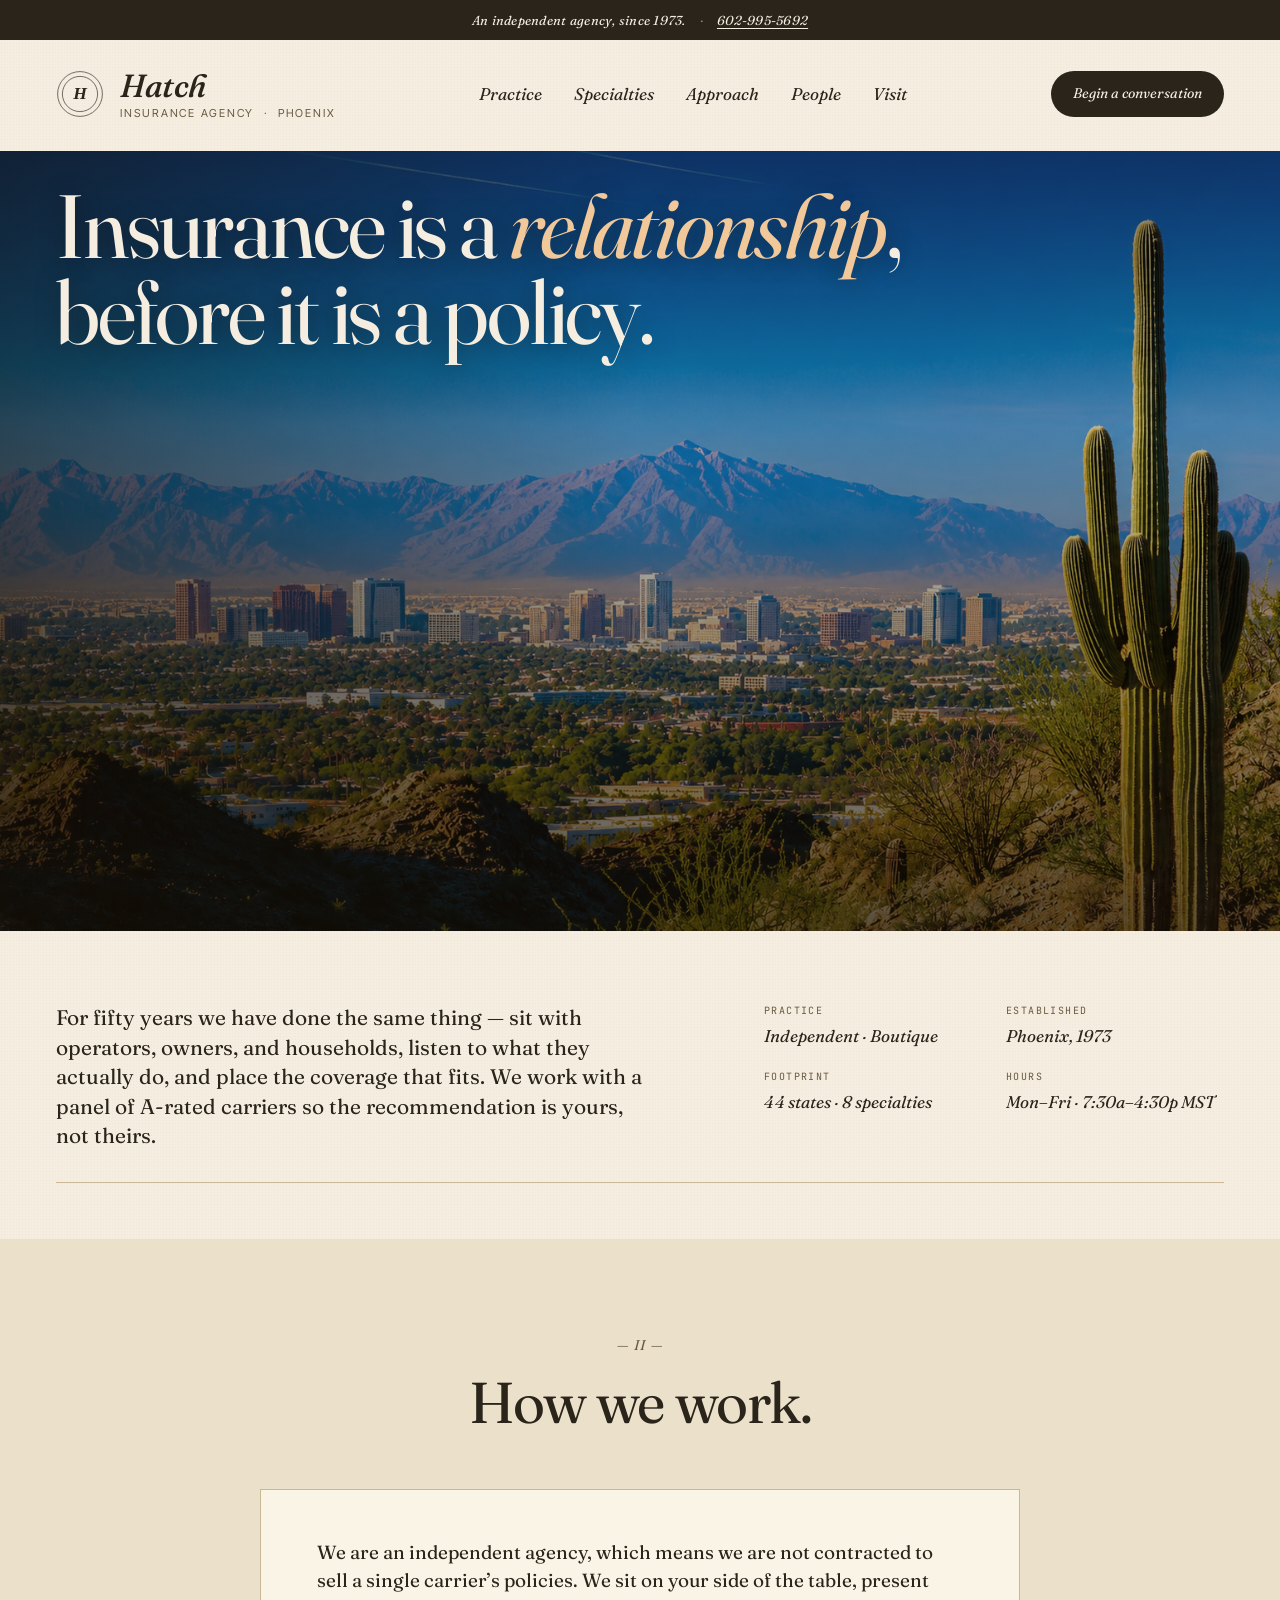
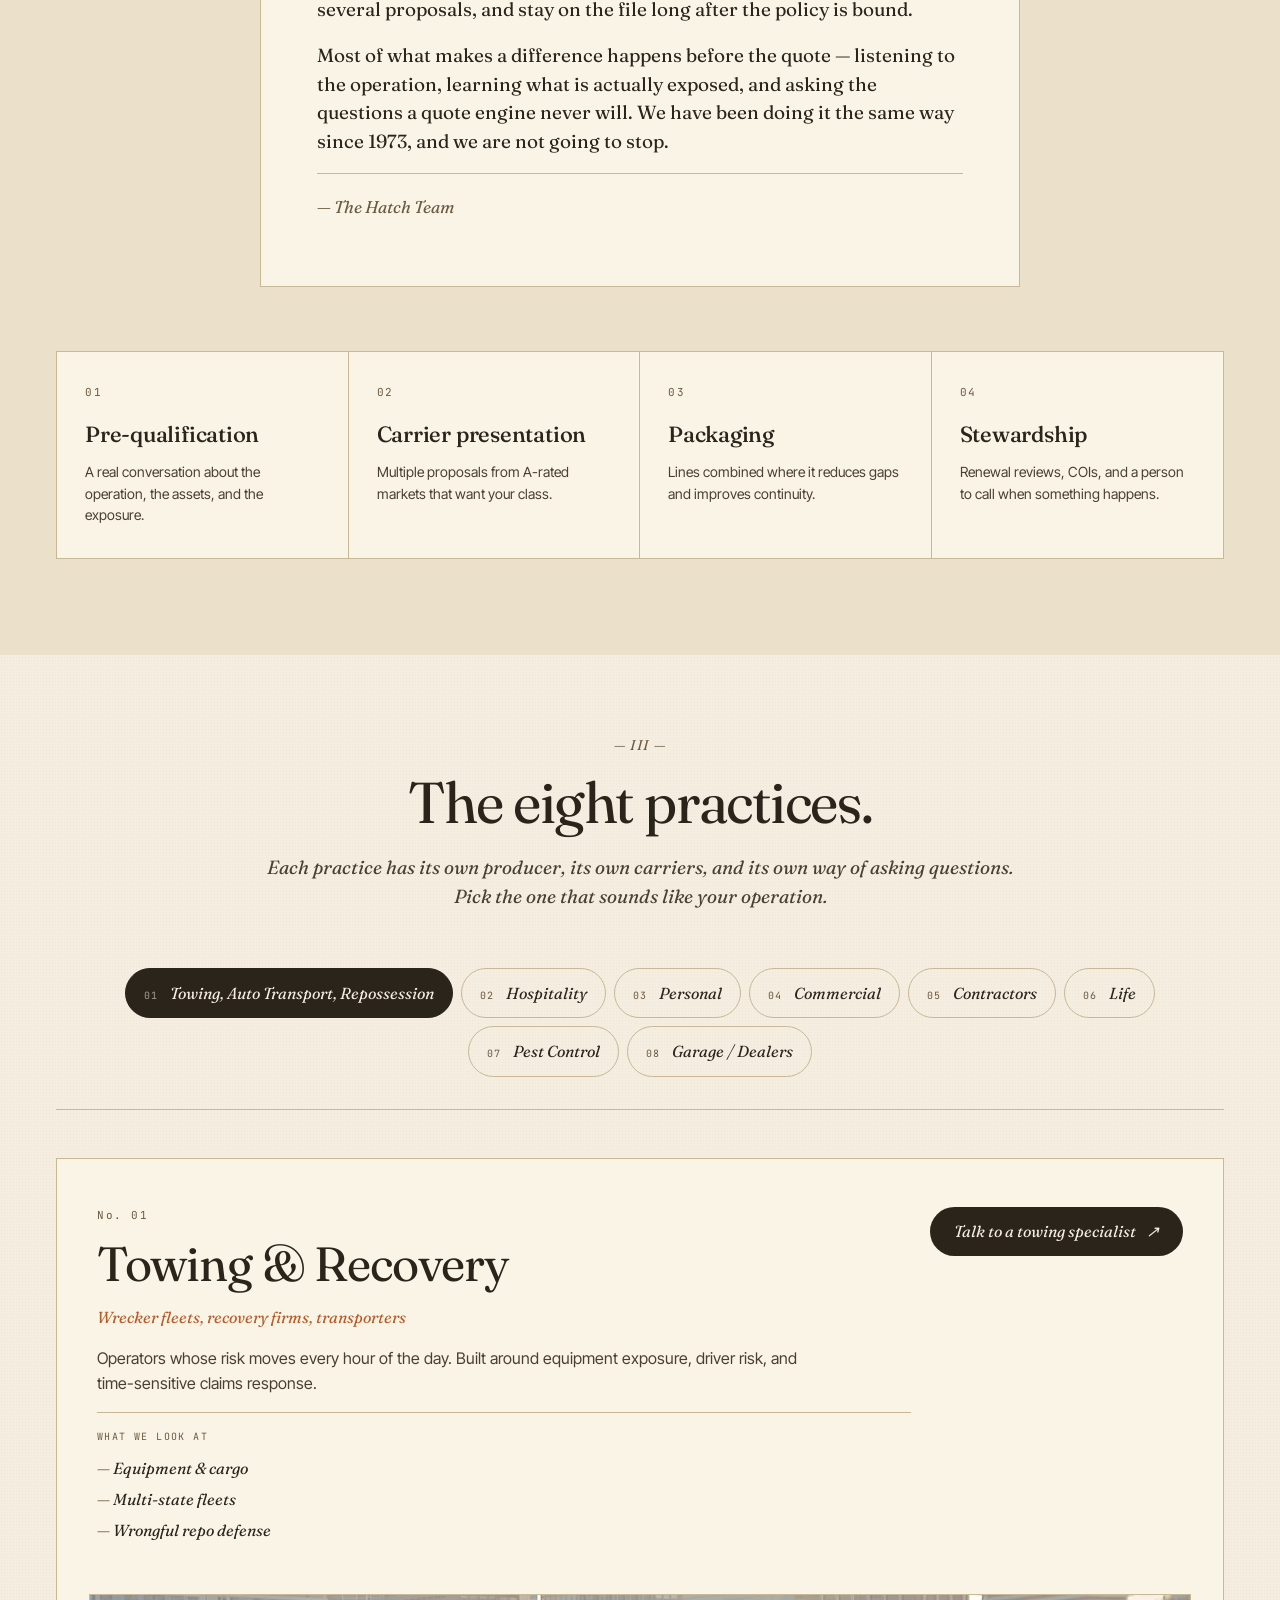
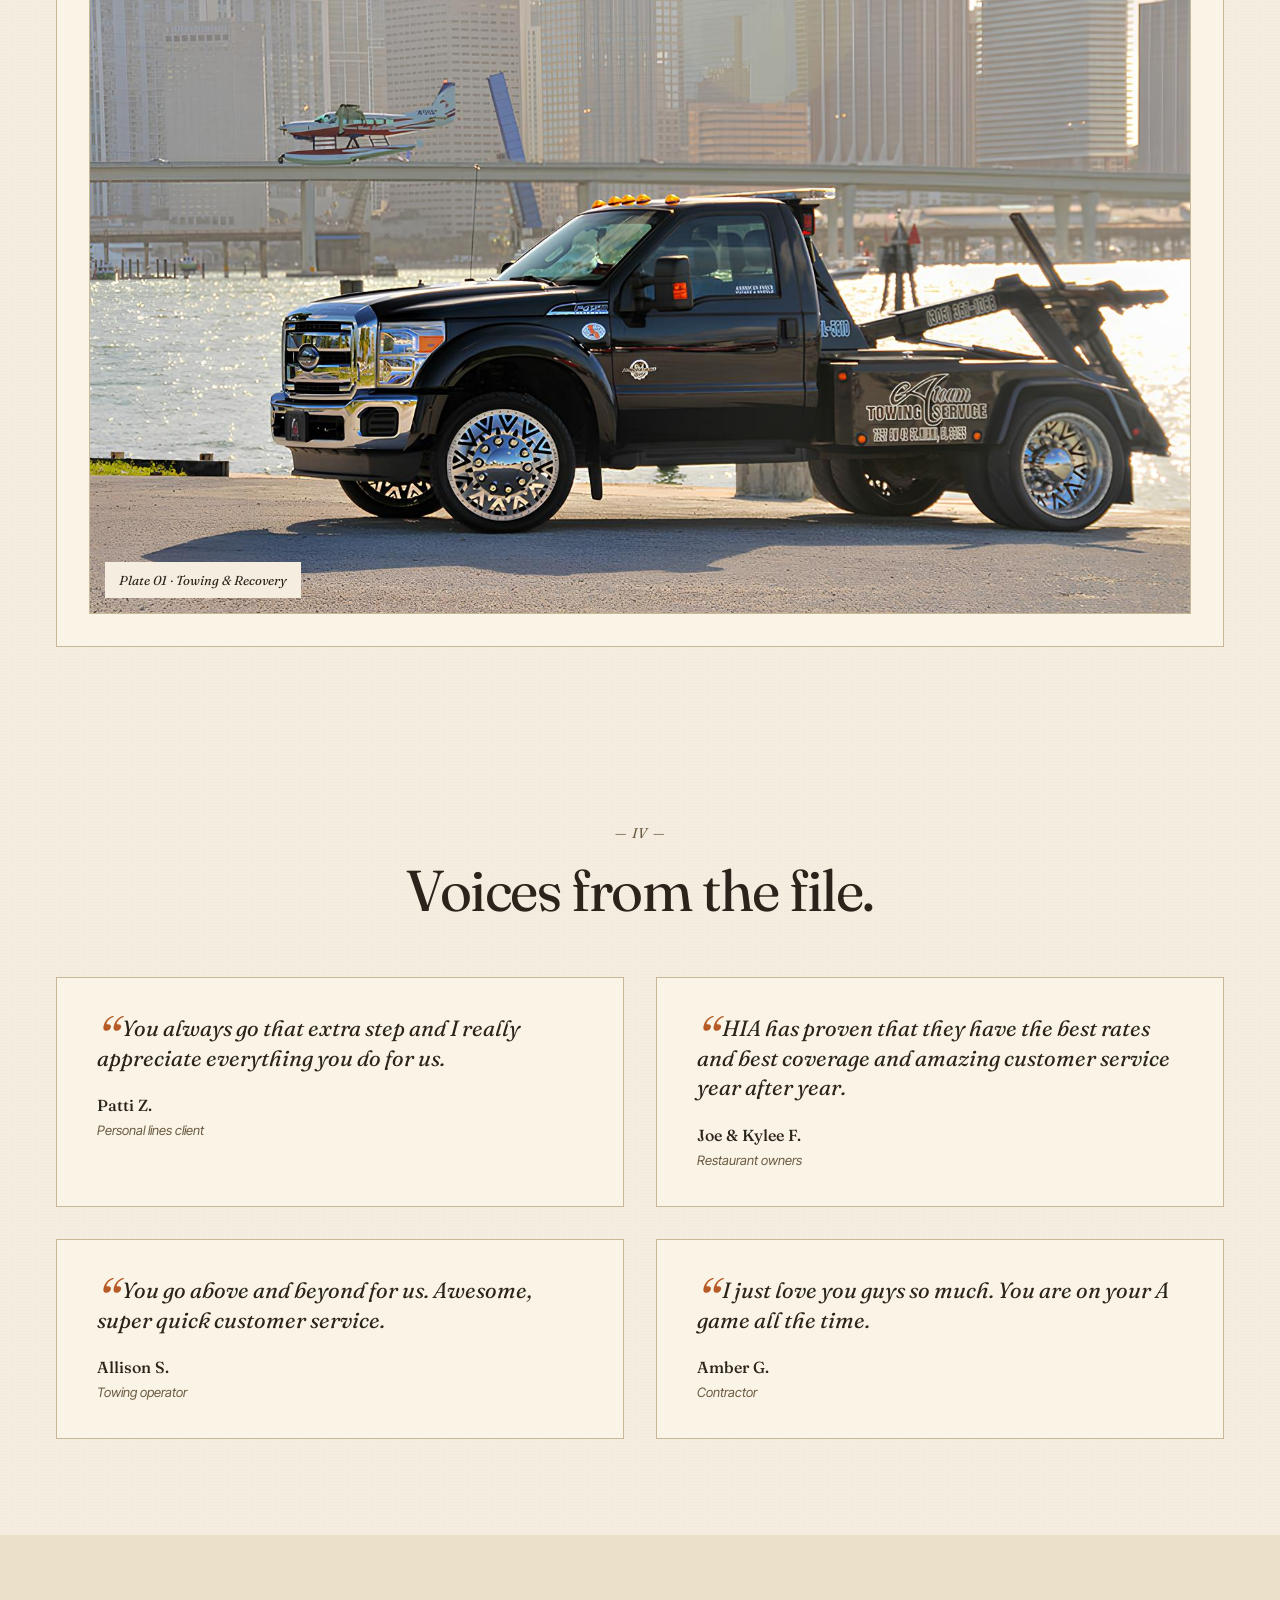
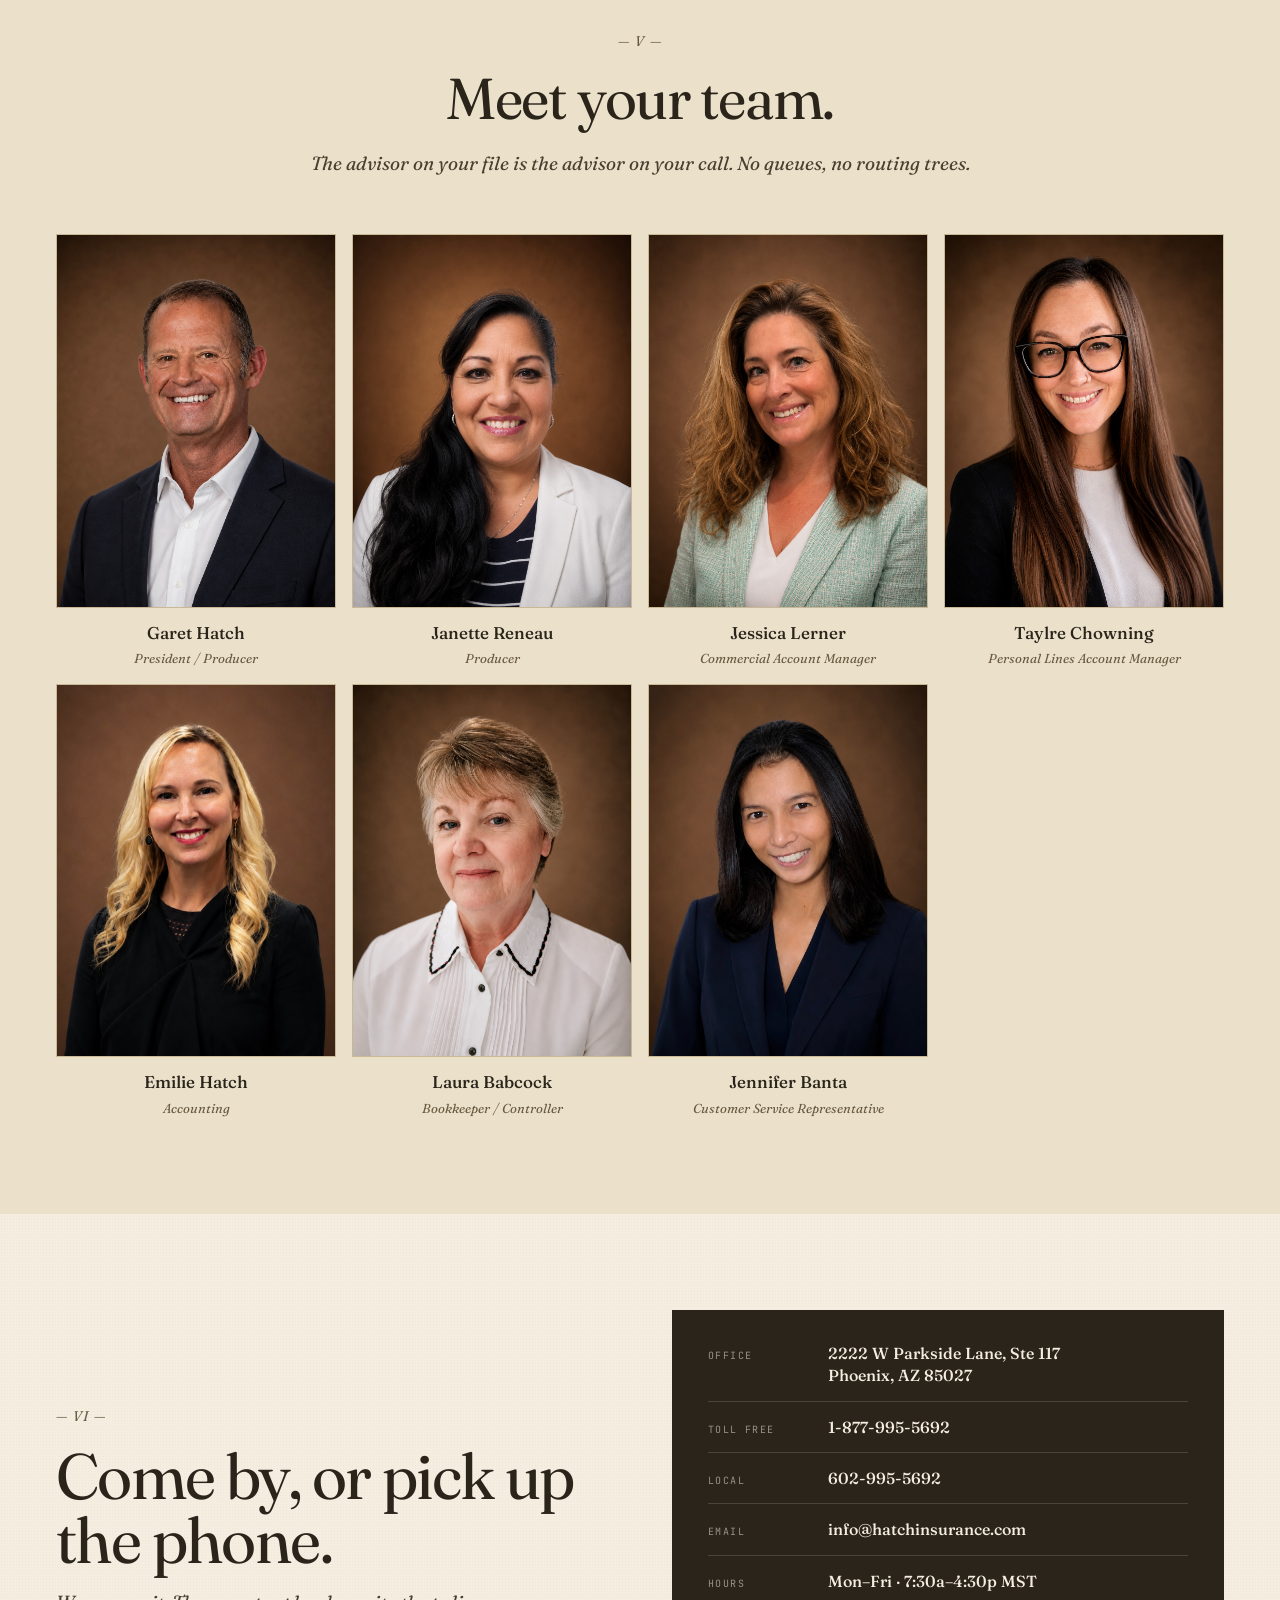
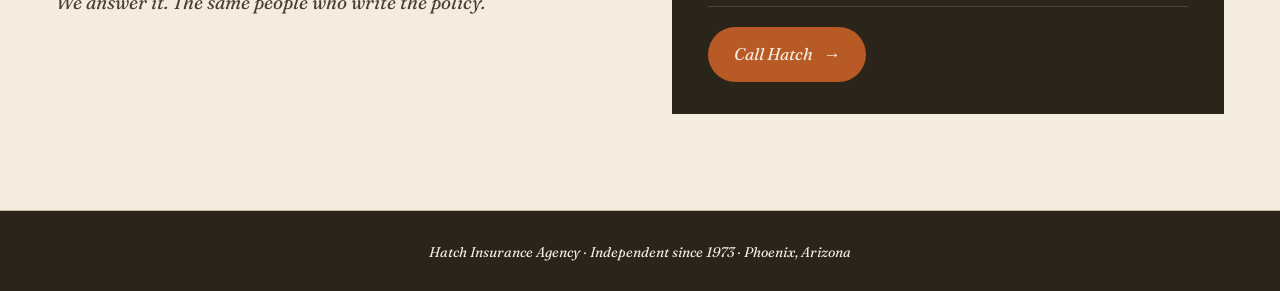
<file: index.html>
<!doctype html>
<html lang="en">
<head>
  <meta charset="utf-8" />
  <meta name="viewport" content="width=device-width, initial-scale=1" />
  <meta name="theme-color" content="#2a241b" />
  <title>Hatch Insurance Agency &middot; Independent since 1973 &middot; Phoenix, AZ</title>
  <meta name="description" content="Hatch Insurance Agency is an independent, family-owned agency in Phoenix, Arizona. Eight specialty practices: Towing &amp; Recovery, Hospitality, Affluent Personal, Commercial, Artisan Contractors, Life &amp; Family, Pest Control, and Garage &amp; Dealers. Licensed in 44 states since 1973." />

  <link rel="canonical" href="https://hatchinsurance.com/" />

  <meta property="og:title" content="Hatch Insurance Agency &mdash; An independent agency, since 1973." />
  <meta property="og:description" content="A boutique insurance practice in Phoenix, Arizona. Eight specialty lines, A-rated carriers, real advisors on the file." />
  <meta property="og:type" content="website" />
  <meta property="og:image" content="assets/hero-phoenix.png" />

  <link rel="preconnect" href="https://fonts.googleapis.com" />
  <link rel="preconnect" href="https://fonts.gstatic.com" crossorigin />
  <link href="https://fonts.googleapis.com/css2?family=Fraunces:ital,opsz,wght@0,9..144,400;0,9..144,500;0,9..144,600;1,9..144,400;1,9..144,500&amp;family=Inter+Tight:wght@400;500;600&amp;family=JetBrains+Mono:wght@400;500&amp;display=swap" rel="stylesheet" />

  <link rel="stylesheet" href="styles.css" />
</head>
<body>
  <div class="dirC" id="top">
    <!-- 1. Top utility strip -->
    <div class="dirC__strip">
      <span>An independent agency, since 1973.</span>
      <span class="dirC__strip-sep" aria-hidden="true">&middot;</span>
      <a href="tel:602-995-5692">602-995-5692</a>
    </div>

    <!-- 2. Header -->
    <header class="dirC__header">
      <a class="dirC__brand" href="#top" aria-label="Hatch Insurance Agency, home">
        <span class="dirC__seal" aria-hidden="true">
          <svg viewBox="0 0 60 60" width="48" height="48">
            <circle cx="30" cy="30" r="28" fill="none" stroke="currentColor" stroke-width="0.8" />
            <circle cx="30" cy="30" r="22" fill="none" stroke="currentColor" stroke-width="0.8" />
            <text x="30" y="36" text-anchor="middle" font-family="Georgia, serif" font-style="italic" font-size="22" font-weight="600" fill="currentColor">H</text>
          </svg>
        </span>
        <span class="dirC__brand-text">
          <strong>Hatch</strong>
          <em>Insurance Agency &nbsp;&middot;&nbsp; Phoenix</em>
        </span>
      </a>

      <button class="dirC__nav-toggle" aria-expanded="false" aria-controls="primary-nav" aria-label="Open navigation">
        <span></span><span></span><span></span>
      </button>

      <nav class="dirC__nav" id="primary-nav" aria-label="Primary">
        <a href="#practice">Practice</a>
        <a href="#specialty">Specialties</a>
        <a href="#approach">Approach</a>
        <a href="#people">People</a>
        <a href="#visit">Visit</a>
      </nav>

      <a class="dirC__cta" href="#visit">Begin a conversation</a>
    </header>

    <!-- 3. Hero -->
    <section class="dirC__hero dirC__hero--image" id="practice" aria-labelledby="hero-headline">
      <div class="dirC__hero-image-bg">
        <img src="assets/hero-phoenix.png" alt="" />
        <div class="dirC__hero-scrim" aria-hidden="true"></div>
      </div>

      <div class="dirC__hero-overlay">
        <h1 class="dirC__hero-h dirC__hero-h--inverse" id="hero-headline">
          Insurance is a <em>relationship</em>,<br />before it is a policy.
        </h1>
      </div>
    </section>

    <!-- 4. Intro band -->
    <section class="dirC__intro">
      <div class="dirC__hero-grid">
        <p class="dirC__hero-lede">
          For fifty years we have done the same thing &mdash; sit with operators,
          owners, and households, listen to what they actually do, and place
          the coverage that fits. We work with a panel of A-rated carriers
          so the recommendation is yours, not theirs.
        </p>
        <div class="dirC__hero-meta">
          <div>
            <span class="k">Practice</span>
            <span class="v">Independent &middot; Boutique</span>
          </div>
          <div>
            <span class="k">Established</span>
            <span class="v">Phoenix, 1973</span>
          </div>
          <div>
            <span class="k">Footprint</span>
            <span class="v">44 states &middot; 8 specialties</span>
          </div>
          <div>
            <span class="k">Hours</span>
            <span class="v">Mon&ndash;Fri &middot; 7:30a&ndash;4:30p MST</span>
          </div>
        </div>
      </div>
    </section>

    <!-- 5. Approach -->
    <section class="dirC__approach" id="approach" aria-labelledby="approach-headline">
      <div class="dirC__sec-head">
        <span class="dirC__kicker">&mdash; II &mdash;</span>
        <h2 id="approach-headline">How we work.</h2>
      </div>

      <div class="dirC__letter">
        <p>
          We are an independent agency, which means we are not contracted to
          sell a single carrier&rsquo;s policies. We sit on your side of the table,
          present several proposals, and stay on the file long after the
          policy is bound.
        </p>
        <p>
          Most of what makes a difference happens before the quote &mdash; listening
          to the operation, learning what is actually exposed, and asking the
          questions a quote engine never will. We have been doing it the same
          way since 1973, and we are not going to stop.
        </p>
        <p class="dirC__letter-sign">&mdash; The Hatch Team</p>
      </div>

      <ol class="dirC__steps">
        <li>
          <span class="step">01</span>
          <h4>Pre-qualification</h4>
          <p>A real conversation about the operation, the assets, and the exposure.</p>
        </li>
        <li>
          <span class="step">02</span>
          <h4>Carrier presentation</h4>
          <p>Multiple proposals from A-rated markets that want your class.</p>
        </li>
        <li>
          <span class="step">03</span>
          <h4>Packaging</h4>
          <p>Lines combined where it reduces gaps and improves continuity.</p>
        </li>
        <li>
          <span class="step">04</span>
          <h4>Stewardship</h4>
          <p>Renewal reviews, COIs, and a person to call when something happens.</p>
        </li>
      </ol>
    </section>

    <!-- 6. Specialties -->
    <section class="dirC__specialty" id="specialty" aria-labelledby="specialty-headline">
      <div class="dirC__sec-head">
        <span class="dirC__kicker">&mdash; III &mdash;</span>
        <h2 id="specialty-headline">The eight practices.</h2>
        <p>Each practice has its own producer, its own carriers, and its own way of asking questions. Pick the one that sounds like your operation.</p>
      </div>

      <div class="dirC__tabs" role="tablist" aria-label="Specialty practices">
        <button class="dirC__tab is-active" role="tab" aria-selected="true" aria-controls="plate-panel" id="tab-0" data-tab="0">
          <span class="n">01</span><span class="t">Towing, Auto Transport, Repossession</span>
        </button>
        <button class="dirC__tab" role="tab" aria-selected="false" aria-controls="plate-panel" id="tab-1" data-tab="1" tabindex="-1">
          <span class="n">02</span><span class="t">Hospitality</span>
        </button>
        <button class="dirC__tab" role="tab" aria-selected="false" aria-controls="plate-panel" id="tab-2" data-tab="2" tabindex="-1">
          <span class="n">03</span><span class="t">Personal</span>
        </button>
        <button class="dirC__tab" role="tab" aria-selected="false" aria-controls="plate-panel" id="tab-3" data-tab="3" tabindex="-1">
          <span class="n">04</span><span class="t">Commercial</span>
        </button>
        <button class="dirC__tab" role="tab" aria-selected="false" aria-controls="plate-panel" id="tab-4" data-tab="4" tabindex="-1">
          <span class="n">05</span><span class="t">Contractors</span>
        </button>
        <button class="dirC__tab" role="tab" aria-selected="false" aria-controls="plate-panel" id="tab-5" data-tab="5" tabindex="-1">
          <span class="n">06</span><span class="t">Life</span>
        </button>
        <button class="dirC__tab" role="tab" aria-selected="false" aria-controls="plate-panel" id="tab-6" data-tab="6" tabindex="-1">
          <span class="n">07</span><span class="t">Pest Control</span>
        </button>
        <button class="dirC__tab" role="tab" aria-selected="false" aria-controls="plate-panel" id="tab-7" data-tab="7" tabindex="-1">
          <span class="n">08</span><span class="t">Garage / Dealers</span>
        </button>
      </div>

      <article class="dirC__plate" id="plate-panel" role="tabpanel" aria-labelledby="tab-0">
        <div class="dirC__plate-image">
          <img id="plate-img" src="assets/verticals/towing.jpg" alt="Towing & Recovery" />
          <span class="dirC__plate-caption">Plate <span id="plate-cap-n">01</span> &middot; <span id="plate-cap-t">Towing &amp; Recovery</span></span>
        </div>
        <div class="dirC__plate-body">
          <span class="dirC__plate-no">No. <span id="plate-no">01</span></span>
          <h3 id="plate-title">Towing &amp; Recovery</h3>
          <p class="dirC__plate-aud" id="plate-aud">Wrecker fleets, recovery firms, transporters</p>
          <p class="dirC__plate-summary" id="plate-summary">Operators whose risk moves every hour of the day. Built around equipment exposure, driver risk, and time-sensitive claims response.</p>

          <div class="dirC__plate-list">
            <span class="lbl">What we look at</span>
            <ul id="plate-tags">
              <li>Equipment &amp; cargo</li>
              <li>Multi-state fleets</li>
              <li>Wrongful repo defense</li>
            </ul>
          </div>

          <a class="dirC__plate-cta" href="#visit">
            <span id="plate-cta">Talk to a towing specialist</span>
            <span class="arr" aria-hidden="true">&#8599;</span>
          </a>
        </div>
      </article>
    </section>

    <!-- 7. Voices -->
    <section class="dirC__voices" aria-labelledby="voices-headline">
      <div class="dirC__sec-head">
        <span class="dirC__kicker">&mdash; IV &mdash;</span>
        <h2 id="voices-headline">Voices from the file.</h2>
      </div>
      <div class="dirC__voice-grid">
        <figure class="dirC__voice">
          <blockquote>
            <span class="qmark" aria-hidden="true">&ldquo;</span>You always go that extra step and I really appreciate everything you do for us.
          </blockquote>
          <figcaption>
            <strong>Patti Z.</strong>
            <em>Personal lines client</em>
          </figcaption>
        </figure>
        <figure class="dirC__voice">
          <blockquote>
            <span class="qmark" aria-hidden="true">&ldquo;</span>HIA has proven that they have the best rates and best coverage and amazing customer service year after year.
          </blockquote>
          <figcaption>
            <strong>Joe &amp; Kylee F.</strong>
            <em>Restaurant owners</em>
          </figcaption>
        </figure>
        <figure class="dirC__voice">
          <blockquote>
            <span class="qmark" aria-hidden="true">&ldquo;</span>You go above and beyond for us. Awesome, super quick customer service.
          </blockquote>
          <figcaption>
            <strong>Allison S.</strong>
            <em>Towing operator</em>
          </figcaption>
        </figure>
        <figure class="dirC__voice">
          <blockquote>
            <span class="qmark" aria-hidden="true">&ldquo;</span>I just love you guys so much. You are on your A game all the time.
          </blockquote>
          <figcaption>
            <strong>Amber G.</strong>
            <em>Contractor</em>
          </figcaption>
        </figure>
      </div>
    </section>

    <!-- 8. People -->
    <section class="dirC__people" id="people" aria-labelledby="people-headline">
      <div class="dirC__sec-head">
        <span class="dirC__kicker">&mdash; V &mdash;</span>
        <h2 id="people-headline">Meet your team.</h2>
        <p>The advisor on your file is the advisor on your call. No queues, no routing trees.</p>
      </div>
      <div class="dirC__people-grid">
        <article class="dirC__person">
          <div class="dirC__person-portrait dirC__person-portrait--photo">
            <img src="assets/people/GH.jpg" alt="Garet Hatch"
                 onerror="this.style.display='none';this.parentNode.classList.remove('dirC__person-portrait--photo');this.parentNode.insertAdjacentHTML('beforeend','&lt;span&gt;GH&lt;/span&gt;');" />
          </div>
          <h4>Garet Hatch</h4>
          <p>President / Producer</p>
        </article>
        <article class="dirC__person">
          <div class="dirC__person-portrait dirC__person-portrait--photo">
            <img src="assets/people/JR.png" alt="Janette Reneau"
                 onerror="this.style.display='none';this.parentNode.classList.remove('dirC__person-portrait--photo');this.parentNode.insertAdjacentHTML('beforeend','&lt;span&gt;JR&lt;/span&gt;');" />
          </div>
          <h4>Janette Reneau</h4>
          <p>Producer</p>
        </article>
        <article class="dirC__person">
          <div class="dirC__person-portrait dirC__person-portrait--photo">
            <img src="assets/people/JL.png" alt="Jessica Lerner"
                 onerror="this.style.display='none';this.parentNode.classList.remove('dirC__person-portrait--photo');this.parentNode.insertAdjacentHTML('beforeend','&lt;span&gt;JL&lt;/span&gt;');" />
          </div>
          <h4>Jessica Lerner</h4>
          <p>Commercial Account Manager</p>
        </article>
        <article class="dirC__person">
          <div class="dirC__person-portrait dirC__person-portrait--photo">
            <img src="assets/people/TC.png" alt="Taylre Chowning"
                 onerror="this.style.display='none';this.parentNode.classList.remove('dirC__person-portrait--photo');this.parentNode.insertAdjacentHTML('beforeend','&lt;span&gt;TC&lt;/span&gt;');" />
          </div>
          <h4>Taylre Chowning</h4>
          <p>Personal Lines Account Manager</p>
        </article>
        <article class="dirC__person">
          <div class="dirC__person-portrait dirC__person-portrait--photo">
            <img src="assets/people/EH.jpg" alt="Emilie Hatch"
                 onerror="this.style.display='none';this.parentNode.classList.remove('dirC__person-portrait--photo');this.parentNode.insertAdjacentHTML('beforeend','&lt;span&gt;EH&lt;/span&gt;');" />
          </div>
          <h4>Emilie Hatch</h4>
          <p>Accounting</p>
        </article>
        <article class="dirC__person">
          <div class="dirC__person-portrait dirC__person-portrait--photo">
            <img src="assets/people/LB.png" alt="Laura Babcock"
                 onerror="this.style.display='none';this.parentNode.classList.remove('dirC__person-portrait--photo');this.parentNode.insertAdjacentHTML('beforeend','&lt;span&gt;LB&lt;/span&gt;');" />
          </div>
          <h4>Laura Babcock</h4>
          <p>Bookkeeper / Controller</p>
        </article>
        <article class="dirC__person">
          <div class="dirC__person-portrait dirC__person-portrait--photo">
            <img src="assets/people/JB.jpg" alt="Jennifer Banta"
                 onerror="this.style.display='none';this.parentNode.classList.remove('dirC__person-portrait--photo');this.parentNode.insertAdjacentHTML('beforeend','&lt;span&gt;JB&lt;/span&gt;');" />
          </div>
          <h4>Jennifer Banta</h4>
          <p>Customer Service Representative</p>
        </article>
      </div>
    </section>

    <!-- 9. Visit -->
    <section class="dirC__visit" id="visit" aria-labelledby="visit-headline">
      <div class="dirC__visit-grid">
        <div>
          <span class="dirC__kicker">&mdash; VI &mdash;</span>
          <h2 id="visit-headline">Come by, or pick up the phone.</h2>
          <p>We answer it. The same people who write the policy.</p>
        </div>
        <div class="dirC__visit-card">
          <div class="dirC__visit-row">
            <span>Office</span>
            <strong>2222 W Parkside Lane, Ste 117<br />Phoenix, AZ 85027</strong>
          </div>
          <div class="dirC__visit-row">
            <span>Toll free</span>
            <strong><a href="tel:1-877-995-5692">1-877-995-5692</a></strong>
          </div>
          <div class="dirC__visit-row">
            <span>Local</span>
            <strong><a href="tel:602-995-5692">602-995-5692</a></strong>
          </div>
          <div class="dirC__visit-row">
            <span>Email</span>
            <strong><a href="mailto:info@hatchinsurance.com">info@hatchinsurance.com</a></strong>
          </div>
          <div class="dirC__visit-row">
            <span>Hours</span>
            <strong>Mon&ndash;Fri &middot; 7:30a&ndash;4:30p MST</strong>
          </div>
          <a class="dirC__visit-cta" href="tel:602-995-5692">
            Call Hatch <span aria-hidden="true">&rarr;</span>
          </a>
        </div>
      </div>
    </section>

    <!-- 10. Footer -->
    <footer class="dirC__footer">
      <em>Hatch Insurance Agency &middot; Independent since 1973 &middot; Phoenix, Arizona</em>
    </footer>
  </div>

  <script src="script.js" defer></script>
</body>
</html>
</file>
<file: styles.css>
/* ============================================================
   Hatch Insurance Agency — "Field Notes"
   Production stylesheet. Translated from the design prototype
   in _design-reference/direction-c.css with responsive
   behavior and accessibility additions.
   ============================================================ */

:root {
  /* Color tokens */
  --paper:        #f4ede0;
  --paper-2:      #ebe1cb;
  --paper-card:   #faf4e7;
  --ink:          #2a241b;
  --ink-muted:    #4a4030;
  --ink-soft:     #6a5a40;
  --rule:         #c8b896;
  --accent:       #b85a26;
  --accent-light: #f0c89a;

  /* Type stacks */
  --t-display: 'Fraunces', Georgia, 'Times New Roman', serif;
  --t-sans:    'Inter Tight', system-ui, -apple-system, BlinkMacSystemFont, sans-serif;
  --t-mono:    'JetBrains Mono', ui-monospace, SFMono-Regular, Menlo, monospace;

  /* Layout */
  --pad-x: 56px;
}

/* ----- Reset / base ----- */
*,
*::before,
*::after { box-sizing: border-box; }

html { scroll-behavior: smooth; }

body {
  margin: 0;
  font-family: var(--t-sans);
  color: var(--ink);
  background: var(--paper);
  -webkit-font-smoothing: antialiased;
  -moz-osx-font-smoothing: grayscale;
  text-rendering: optimizeLegibility;
}

img { max-width: 100%; display: block; }

a { color: inherit; }

button { font: inherit; }

/* Visible focus ring for keyboard users */
:focus-visible {
  outline: 2px solid var(--accent);
  outline-offset: 3px;
  border-radius: 2px;
}

/* ============================================================
   .dirC — page wrapper
   ============================================================ */
.dirC {
  background: var(--paper);
  color: var(--ink);
  font-family: var(--t-sans);
  font-size: 16px;
  line-height: 1.55;
  position: relative;
  overflow-x: hidden;
}
.dirC::before {
  content: '';
  position: absolute;
  inset: 0;
  background-image: radial-gradient(rgba(60, 40, 20, 0.06) 1px, transparent 1px);
  background-size: 3px 3px;
  pointer-events: none;
  opacity: 0.5;
  mix-blend-mode: multiply;
  z-index: 0;
}
.dirC > * { position: relative; z-index: 1; }

/* ----- 1. Top utility strip ----- */
.dirC__strip {
  display: flex;
  justify-content: center;
  gap: 14px;
  align-items: center;
  padding: 10px var(--pad-x);
  background: var(--ink);
  color: var(--paper);
  font-family: var(--t-display);
  font-size: 13px;
  font-style: italic;
  letter-spacing: 0.02em;
}
.dirC__strip-sep { opacity: 0.5; }
.dirC__strip a {
  color: inherit;
  text-decoration: underline;
  text-decoration-thickness: 1px;
  text-underline-offset: 3px;
}

/* ----- 2. Header ----- */
.dirC__header {
  display: grid;
  grid-template-columns: auto 1fr auto;
  align-items: center;
  gap: 40px;
  padding: 28px var(--pad-x) 32px;
}
.dirC__brand {
  display: flex;
  align-items: center;
  gap: 16px;
  text-decoration: none;
  color: inherit;
}
.dirC__seal { color: var(--ink); display: inline-flex; }
.dirC__brand-text {
  display: flex;
  flex-direction: column;
  line-height: 1.1;
}
.dirC__brand-text strong {
  font-family: var(--t-display);
  font-weight: 500;
  font-style: italic;
  font-size: 32px;
  letter-spacing: -0.015em;
}
.dirC__brand-text em {
  font-style: normal;
  font-size: 11px;
  letter-spacing: 0.16em;
  text-transform: uppercase;
  color: var(--ink-soft);
  margin-top: 4px;
}

.dirC__nav {
  display: flex;
  gap: 32px;
  justify-self: center;
}
.dirC__nav a {
  text-decoration: none;
  color: var(--ink);
  font-family: var(--t-display);
  font-size: 17px;
  font-style: italic;
  font-weight: 400;
  transition: color 0.2s;
}
.dirC__nav a:hover { color: var(--accent); }

.dirC__cta {
  text-decoration: none;
  color: var(--paper);
  background: var(--ink);
  padding: 12px 22px;
  font-family: var(--t-display);
  font-size: 14px;
  font-style: italic;
  border-radius: 999px;
  transition: background 0.2s;
  white-space: nowrap;
}
.dirC__cta:hover { background: var(--accent); }

/* Mobile nav toggle (hidden on desktop) */
.dirC__nav-toggle {
  display: none;
  width: 44px;
  height: 44px;
  background: transparent;
  border: 1px solid var(--rule);
  border-radius: 999px;
  cursor: pointer;
  padding: 0;
  flex-direction: column;
  align-items: center;
  justify-content: center;
  gap: 5px;
}
.dirC__nav-toggle span {
  display: block;
  width: 18px;
  height: 1.5px;
  background: var(--ink);
  transition: transform 0.2s, opacity 0.2s;
}

/* ----- 3. Hero ----- */
.dirC__hero { padding: 56px var(--pad-x) 96px; }

.dirC__hero--image {
  padding: 0;
  position: relative;
  min-height: 780px;
  display: flex;
  align-items: stretch;
  overflow: hidden;
  background: var(--ink);
}
.dirC__hero-image-bg {
  position: absolute;
  inset: 0;
  z-index: 0;
}
.dirC__hero-image-bg img {
  width: 100%;
  height: 100%;
  object-fit: cover;
  filter: saturate(0.92);
}
.dirC__hero-scrim {
  position: absolute;
  inset: 0;
  background:
    linear-gradient(180deg, rgba(20, 14, 6, 0.55) 0%, rgba(20, 14, 6, 0.25) 35%, rgba(20, 14, 6, 0.7) 100%),
    linear-gradient(90deg, rgba(20, 14, 6, 0.5) 0%, rgba(20, 14, 6, 0.0) 50%);
}
.dirC__hero-overlay {
  position: relative;
  z-index: 1;
  width: 100%;
  padding: 32px var(--pad-x) 88px;
  display: flex;
  flex-direction: column;
  justify-content: flex-start;
  align-items: flex-start;
  color: var(--paper);
}
.dirC__hero-h {
  font-family: var(--t-display);
  font-size: clamp(60px, 7vw, 116px);
  font-weight: 400;
  line-height: 0.96;
  letter-spacing: -0.025em;
  margin: 0 0 56px;
  max-width: 1200px;
}
.dirC__hero-h em {
  font-style: italic;
  color: var(--accent);
  font-weight: 400;
}
.dirC__hero-h--inverse {
  color: var(--paper);
  text-shadow: 0 2px 24px rgba(20, 14, 6, 0.4);
}
.dirC__hero-h--inverse em { color: var(--accent-light); }

/* ----- 4. Intro band ----- */
.dirC__intro { padding: 72px var(--pad-x) 56px; }

.dirC__hero-grid {
  display: grid;
  grid-template-columns: 1.4fr 1fr;
  gap: 64px;
  margin-bottom: 0;
  padding-bottom: 32px;
  border-bottom: 1px solid var(--rule);
}
.dirC__hero-lede {
  font-family: var(--t-display);
  font-size: 21px;
  font-weight: 400;
  line-height: 1.4;
  color: var(--ink);
  max-width: 600px;
  margin: 0;
}
.dirC__hero-meta {
  display: grid;
  grid-template-columns: 1fr 1fr;
  gap: 20px 24px;
  align-content: start;
}
.dirC__hero-meta > div {
  display: flex;
  flex-direction: column;
  gap: 4px;
}
.dirC__hero-meta .k {
  font-family: var(--t-mono);
  font-size: 10px;
  letter-spacing: 0.14em;
  text-transform: uppercase;
  color: var(--ink-soft);
}
.dirC__hero-meta .v {
  font-family: var(--t-display);
  font-size: 17px;
  font-style: italic;
}

/* ----- Section heads (shared) ----- */
.dirC__sec-head {
  text-align: center;
  max-width: 760px;
  margin: 0 auto 56px;
}
.dirC__kicker {
  display: block;
  font-family: var(--t-display);
  font-style: italic;
  font-size: 14px;
  color: var(--ink-soft);
  letter-spacing: 0.1em;
  margin-bottom: 16px;
}
.dirC__sec-head h2 {
  font-family: var(--t-display);
  font-size: clamp(40px, 4.5vw, 64px);
  font-weight: 400;
  line-height: 1.04;
  letter-spacing: -0.025em;
  margin: 0 0 20px;
}
.dirC__sec-head p {
  font-family: var(--t-display);
  font-size: 19px;
  font-style: italic;
  color: var(--ink-muted);
  margin: 0;
}

/* ----- 5. Approach ----- */
.dirC__approach {
  padding: 96px var(--pad-x);
  background: var(--paper-2);
}
.dirC__letter {
  max-width: 760px;
  margin: 0 auto 64px;
  background: var(--paper-card);
  border: 1px solid var(--rule);
  padding: 48px 56px;
  font-family: var(--t-display);
  font-size: 19px;
  line-height: 1.5;
}
.dirC__letter p { margin: 0 0 18px; }
.dirC__letter-sign {
  font-style: italic;
  margin: 24px 0 0;
  border-top: 1px solid var(--rule);
  padding-top: 20px;
  font-size: 17px;
  color: var(--ink-soft);
}

.dirC__steps {
  list-style: none;
  padding: 0;
  margin: 0 auto;
  display: grid;
  grid-template-columns: repeat(4, 1fr);
  gap: 0;
  border: 1px solid var(--rule);
  background: var(--paper-card);
  max-width: 1200px;
}
.dirC__steps li {
  padding: 32px 28px;
  border-right: 1px solid var(--rule);
  transition: background-color 0.3s ease;
  cursor: default;
}
.dirC__steps li:last-child { border-right: none; }
.dirC__steps li:hover { background-color: #fdf8ea; }

.dirC__steps .step {
  display: block;
  font-family: var(--t-mono);
  font-size: 11px;
  letter-spacing: 0.14em;
  color: var(--ink-soft);
  margin-bottom: 16px;
  transition: color 0.3s ease, transform 0.3s ease, letter-spacing 0.3s ease;
}
.dirC__steps li:hover .step {
  color: var(--accent);
  transform: translateY(-2px);
  letter-spacing: 0.18em;
}

.dirC__steps h4 {
  font-family: var(--t-display);
  font-size: 22px;
  font-weight: 500;
  margin: 0 0 10px;
  letter-spacing: -0.01em;
  transition: color 0.3s ease;
}
.dirC__steps li:hover h4 { color: var(--ink); }

.dirC__steps p {
  font-size: 14px;
  line-height: 1.55;
  color: var(--ink-muted);
  margin: 0;
}

/* ----- 6. Specialties ----- */
.dirC__specialty { padding: 80px var(--pad-x); }

.dirC__tabs {
  display: flex;
  flex-wrap: wrap;
  gap: 8px;
  justify-content: center;
  margin-bottom: 48px;
  padding-bottom: 32px;
  border-bottom: 1px solid var(--rule);
}
.dirC__tab {
  background: transparent;
  border: 1px solid var(--rule);
  padding: 12px 18px;
  display: inline-flex;
  gap: 12px;
  align-items: baseline;
  cursor: pointer;
  border-radius: 999px;
  transition: background 0.2s, border-color 0.2s;
  color: inherit;
}
.dirC__tab .n {
  font-family: var(--t-mono);
  font-size: 10px;
  color: var(--ink-soft);
  letter-spacing: 0.1em;
}
.dirC__tab .t {
  font-family: var(--t-display);
  font-style: italic;
  font-size: 16px;
  color: var(--ink);
}
.dirC__tab:hover { border-color: var(--ink); }
.dirC__tab.is-active { background: var(--ink); border-color: var(--ink); }
.dirC__tab.is-active .n { color: rgba(244, 237, 224, 0.6); }
.dirC__tab.is-active .t { color: var(--paper); }

.dirC__plate {
  display: flex;
  flex-direction: column;
  gap: 36px;
  padding: 32px;
  background: var(--paper-card);
  border: 1px solid var(--rule);
  max-width: 1200px;
  margin: 0 auto;
}
.dirC__plate-body { order: 1; }
.dirC__plate-image { order: 2; position: relative; }
.dirC__plate-image img {
  width: 100%;
  aspect-ratio: 16/9;
  object-fit: cover;
  border: 1px solid var(--rule);
  transition: opacity 0.18s ease;
}
.dirC__plate-caption {
  position: absolute;
  left: 16px;
  bottom: 16px;
  background: var(--paper);
  padding: 8px 14px;
  font-family: var(--t-display);
  font-style: italic;
  font-size: 13px;
}
.dirC__plate-body {
  display: flex;
  flex-direction: column;
  gap: 16px;
  padding: 16px 8px;
  position: relative;
  /* Reserve room on the right for the absolutely-positioned CTA */
  padding-right: 280px;
}
.dirC__plate-no {
  font-family: var(--t-mono);
  font-size: 11px;
  letter-spacing: 0.14em;
  color: var(--ink-soft);
}
.dirC__plate-body h3 {
  font-family: var(--t-display);
  font-size: 48px;
  font-weight: 400;
  line-height: 1.02;
  letter-spacing: -0.02em;
  margin: 0;
}
.dirC__plate-aud {
  font-family: var(--t-display);
  font-style: italic;
  color: var(--accent);
  font-size: 16px;
  margin: 0;
}
.dirC__plate-summary {
  font-size: 16px;
  line-height: 1.55;
  color: var(--ink-muted);
  margin: 0;
  max-width: 720px;
}
.dirC__plate-list {
  display: flex;
  flex-direction: column;
  gap: 12px;
  padding-top: 16px;
  border-top: 1px solid var(--rule);
}
.dirC__plate-list .lbl {
  font-family: var(--t-mono);
  font-size: 10px;
  letter-spacing: 0.14em;
  text-transform: uppercase;
  color: var(--ink-soft);
}
.dirC__plate-list ul {
  list-style: none;
  padding: 0;
  margin: 0;
  display: flex;
  flex-direction: column;
  gap: 6px;
}
.dirC__plate-list li {
  font-family: var(--t-display);
  font-style: italic;
  font-size: 16px;
  padding-left: 16px;
  position: relative;
}
.dirC__plate-list li::before {
  content: '—';
  position: absolute;
  left: 0;
  color: var(--ink-soft);
}
.dirC__plate-cta {
  position: absolute;
  top: 16px;
  right: 8px;
  display: inline-flex;
  align-items: center;
  gap: 10px;
  padding: 12px 24px;
  background: var(--ink);
  color: var(--paper);
  text-decoration: none;
  font-family: var(--t-display);
  font-style: italic;
  font-size: 16px;
  border-radius: 999px;
  transition: background 0.2s;
}
.dirC__plate-cta:hover { background: var(--accent); }

/* Plate cross-fade hook */
.dirC__plate.is-fading .dirC__plate-image img,
.dirC__plate.is-fading .dirC__plate-body { opacity: 0.4; }
.dirC__plate-body { transition: opacity 0.18s ease; }

/* ----- 7. Voices ----- */
.dirC__voices { padding: 96px var(--pad-x); }
.dirC__voice-grid {
  display: grid;
  grid-template-columns: repeat(2, 1fr);
  gap: 32px;
  max-width: 1200px;
  margin: 0 auto;
}
.dirC__voice {
  background: var(--paper-card);
  border: 1px solid var(--rule);
  padding: 36px 40px;
  margin: 0;
  transition: background-color 0.3s ease, border-color 0.3s ease, transform 0.3s ease;
  cursor: default;
}
.dirC__voice:hover {
  background-color: #fdf8ea;
  border-color: var(--accent);
  transform: translateY(-2px);
}
.dirC__voice blockquote {
  font-family: var(--t-display);
  font-size: 22px;
  font-style: italic;
  line-height: 1.35;
  margin: 0 0 20px;
}
.dirC__voice .qmark {
  font-size: 56px;
  line-height: 0;
  color: var(--accent);
  vertical-align: -0.4em;
  margin-right: 4px;
  display: inline-block;
  transition: transform 0.3s ease;
}
.dirC__voice:hover .qmark {
  transform: translate(-2px, -2px) scale(1.08);
}
.dirC__voice figcaption {
  display: flex;
  flex-direction: column;
  gap: 2px;
}
.dirC__voice figcaption strong {
  font-family: var(--t-display);
  font-weight: 500;
  font-size: 16px;
  transition: color 0.3s ease;
}
.dirC__voice:hover figcaption strong {
  color: var(--accent);
}
.dirC__voice figcaption em {
  font-style: italic;
  font-size: 13px;
  color: var(--ink-soft);
}

/* ----- 8. People ----- */
.dirC__people {
  padding: 96px var(--pad-x);
  background: var(--paper-2);
}
.dirC__people-grid {
  display: grid;
  grid-template-columns: repeat(4, 1fr);
  gap: 16px;
  max-width: 1200px;
  margin: 0 auto;
}
.dirC__person { text-align: center; }
.dirC__person-portrait {
  aspect-ratio: 3/4;
  background: var(--ink);
  color: var(--paper);
  display: flex;
  align-items: center;
  justify-content: center;
  margin-bottom: 12px;
  border: 1px solid var(--rule);
  position: relative;
  overflow: hidden;
}
.dirC__person-portrait::after {
  content: '';
  position: absolute;
  inset: 0;
  background: linear-gradient(135deg, transparent, rgba(184, 90, 38, 0.2));
}
.dirC__person:nth-child(2n) .dirC__person-portrait { background: #4a3a26; }
.dirC__person:nth-child(3n) .dirC__person-portrait { background: #6a5230; }

/* Real headshots — fill the placeholder, drop the warm overlay so the photo reads true. */
.dirC__person-portrait--photo { background: #2b2118; }
.dirC__person-portrait--photo::after { display: none; }
.dirC__person-portrait img {
  position: absolute;
  inset: 0;
  width: 100%;
  height: 100%;
  object-fit: cover;
  display: block;
}
.dirC__person-portrait span {
  font-family: var(--t-display);
  font-style: italic;
  font-size: 48px;
  font-weight: 400;
  letter-spacing: -0.02em;
  position: relative;
  z-index: 1;
}
.dirC__person h4 {
  font-family: var(--t-display);
  font-weight: 500;
  font-size: 17px;
  margin: 0;
}
.dirC__person p {
  font-family: var(--t-display);
  font-style: italic;
  font-size: 13px;
  color: var(--ink-soft);
  margin: 2px 0 0;
}

/* ----- 9. Visit ----- */
.dirC__visit { padding: 96px var(--pad-x); }
.dirC__visit-grid {
  max-width: 1200px;
  margin: 0 auto;
  display: grid;
  grid-template-columns: 1fr 1fr;
  gap: 64px;
  align-items: center;
}
.dirC__visit-grid h2 {
  font-family: var(--t-display);
  font-size: clamp(48px, 5vw, 72px);
  font-weight: 400;
  line-height: 1.0;
  letter-spacing: -0.025em;
  margin: 16px 0;
}
.dirC__visit-grid p {
  font-family: var(--t-display);
  font-style: italic;
  font-size: 19px;
  color: var(--ink-muted);
  margin: 0;
}
.dirC__visit-card {
  background: var(--ink);
  color: var(--paper);
  padding: 32px 36px;
}
.dirC__visit-row {
  display: grid;
  grid-template-columns: 100px 1fr;
  gap: 20px;
  padding: 14px 0;
  border-bottom: 1px solid rgba(244, 237, 224, 0.16);
  align-items: baseline;
}
.dirC__visit-row:first-child { padding-top: 0; }
.dirC__visit-row span {
  font-family: var(--t-mono);
  font-size: 10px;
  letter-spacing: 0.14em;
  text-transform: uppercase;
  color: rgba(244, 237, 224, 0.55);
}
.dirC__visit-row strong {
  font-family: var(--t-display);
  font-weight: 500;
  font-size: 16px;
  line-height: 1.4;
}
.dirC__visit-row strong a {
  color: inherit;
  text-decoration: none;
}
.dirC__visit-row strong a:hover { color: var(--accent-light); }
.dirC__visit-cta {
  display: inline-flex;
  align-items: center;
  gap: 10px;
  margin-top: 20px;
  padding: 14px 26px;
  background: var(--accent);
  color: var(--paper);
  text-decoration: none;
  font-family: var(--t-display);
  font-style: italic;
  font-size: 17px;
  border-radius: 999px;
  transition: background 0.2s, color 0.2s;
}
.dirC__visit-cta:hover { background: var(--paper); color: var(--ink); }

/* ----- 10. Footer ----- */
.dirC__footer {
  padding: 28px var(--pad-x);
  text-align: center;
  border-top: 1px solid var(--rule);
  background: var(--ink);
  color: var(--paper);
}
.dirC__footer em {
  font-family: var(--t-display);
  font-style: italic;
  font-size: 14px;
}

/* ============================================================
   Responsive
   ============================================================ */
@media (max-width: 1024px) {
  :root { --pad-x: 40px; }

  .dirC__hero--image { min-height: 640px; }
  .dirC__hero-overlay { padding: 24px var(--pad-x) 56px; }

  .dirC__hero-grid { grid-template-columns: 1fr; gap: 40px; }

  .dirC__steps { grid-template-columns: repeat(2, 1fr); }
  .dirC__steps li:nth-child(2n) { border-right: none; }
  .dirC__steps li:nth-child(-n+2) { border-bottom: 1px solid var(--rule); }

  .dirC__plate { gap: 28px; }
  .dirC__plate-body h3 { font-size: 40px; }
  .dirC__plate-body { padding-right: 200px; }

  .dirC__people-grid { grid-template-columns: repeat(3, 1fr); }

  .dirC__visit-grid { grid-template-columns: 1fr; gap: 40px; }
}

@media (max-width: 720px) {
  :root { --pad-x: 24px; }

  /* Header collapses to brand + toggle, hide CTA */
  .dirC__header {
    grid-template-columns: 1fr auto;
    gap: 16px;
    padding: 20px var(--pad-x);
  }
  .dirC__header .dirC__cta { display: none; }
  .dirC__nav-toggle { display: inline-flex; order: 2; }
  .dirC__brand { order: 1; }
  .dirC__brand-text strong { font-size: 26px; }

  .dirC__nav {
    order: 3;
    grid-column: 1 / -1;
    flex-direction: column;
    gap: 16px;
    align-items: flex-start;
    padding-top: 12px;
    border-top: 1px solid var(--rule);
    margin-top: 8px;
    display: none;
  }
  .dirC__nav.is-open { display: flex; }

  .dirC__hero--image { min-height: 560px; }
  .dirC__hero-overlay { padding: 24px var(--pad-x) 64px; }

  .dirC__intro,
  .dirC__approach,
  .dirC__specialty,
  .dirC__voices,
  .dirC__people,
  .dirC__visit { padding-left: var(--pad-x); padding-right: var(--pad-x); }

  .dirC__approach,
  .dirC__voices,
  .dirC__people,
  .dirC__visit { padding-top: 64px; padding-bottom: 64px; }
  .dirC__intro { padding-top: 56px; padding-bottom: 40px; }
  .dirC__specialty { padding-top: 56px; padding-bottom: 56px; }

  .dirC__sec-head { margin-bottom: 40px; }

  .dirC__letter { padding: 32px 24px; font-size: 17px; }

  .dirC__voice-grid { grid-template-columns: 1fr; gap: 16px; }
  .dirC__voice { padding: 28px 24px; }
  .dirC__voice blockquote { font-size: 19px; }

  .dirC__people-grid { grid-template-columns: repeat(2, 1fr); }

  .dirC__tabs {
    flex-wrap: nowrap;
    overflow-x: auto;
    justify-content: flex-start;
    padding-bottom: 24px;
    margin-bottom: 32px;
    -webkit-overflow-scrolling: touch;
    scrollbar-width: none;
  }
  .dirC__tabs::-webkit-scrollbar { display: none; }
  .dirC__tab { flex: 0 0 auto; }

  /* Drop CTA back into normal flow on narrow screens */
  .dirC__plate-body { padding-right: 8px; }
  .dirC__plate-cta {
    position: static;
    margin-top: 12px;
    align-self: flex-start;
  }

  .dirC__visit-card { padding: 24px 20px; }
  .dirC__visit-row { grid-template-columns: 80px 1fr; gap: 12px; }

  .dirC__footer { padding: 24px var(--pad-x); }
}

@media (max-width: 480px) {
  .dirC__hero--image { min-height: 560px; }
  .dirC__hero-h { font-size: clamp(44px, 11vw, 64px); margin-bottom: 32px; }

  .dirC__hero-meta { grid-template-columns: 1fr 1fr; gap: 16px 16px; }

  .dirC__steps { grid-template-columns: 1fr; }
  .dirC__steps li { border-right: none !important; border-bottom: 1px solid var(--rule); }
  .dirC__steps li:last-child { border-bottom: none; }

  .dirC__plate { padding: 16px; gap: 24px; }
  .dirC__plate-body { padding: 8px 0; }
  .dirC__plate-body h3 { font-size: 32px; }

  .dirC__people-grid { grid-template-columns: repeat(2, 1fr); }
}

/* Reduced motion: disable transitions/smooth scroll */
@media (prefers-reduced-motion: reduce) {
  html { scroll-behavior: auto; }
  *,
  *::before,
  *::after {
    transition-duration: 0.01ms !important;
    animation-duration: 0.01ms !important;
  }
}
</file>
